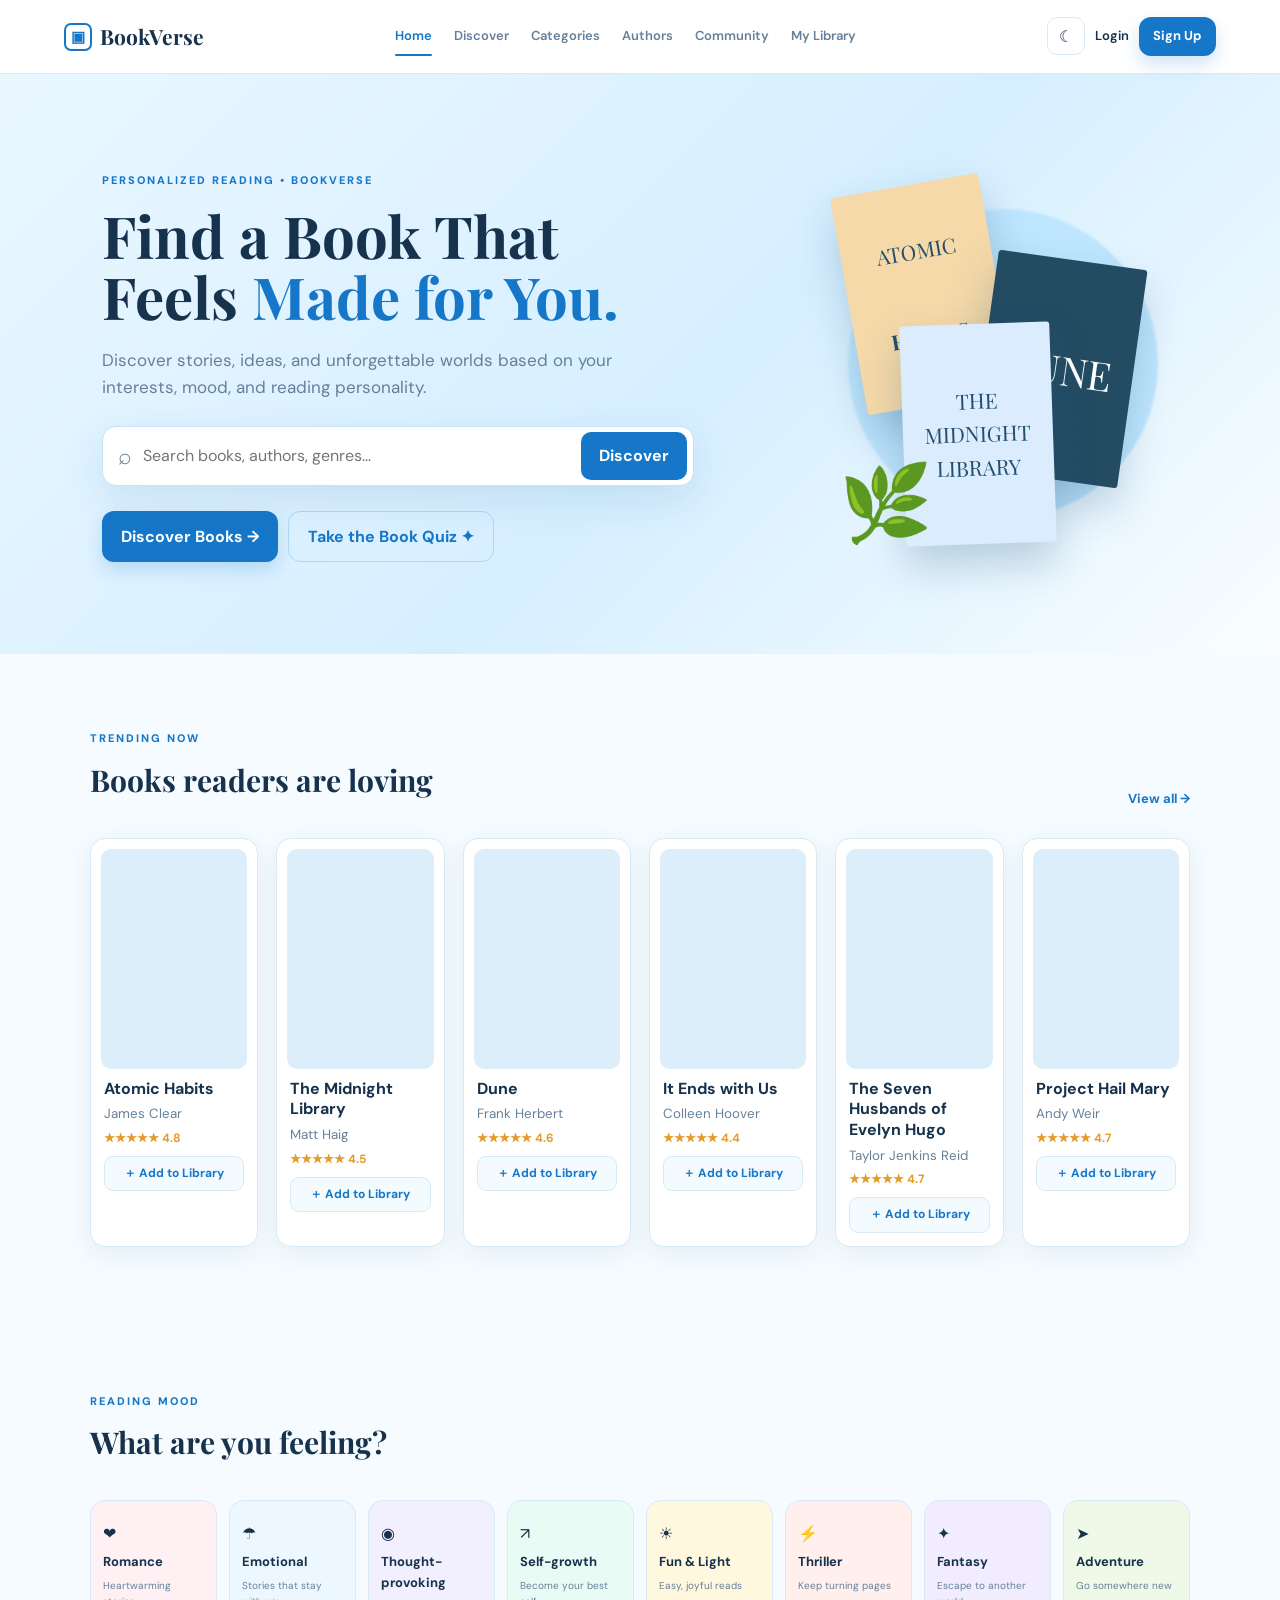
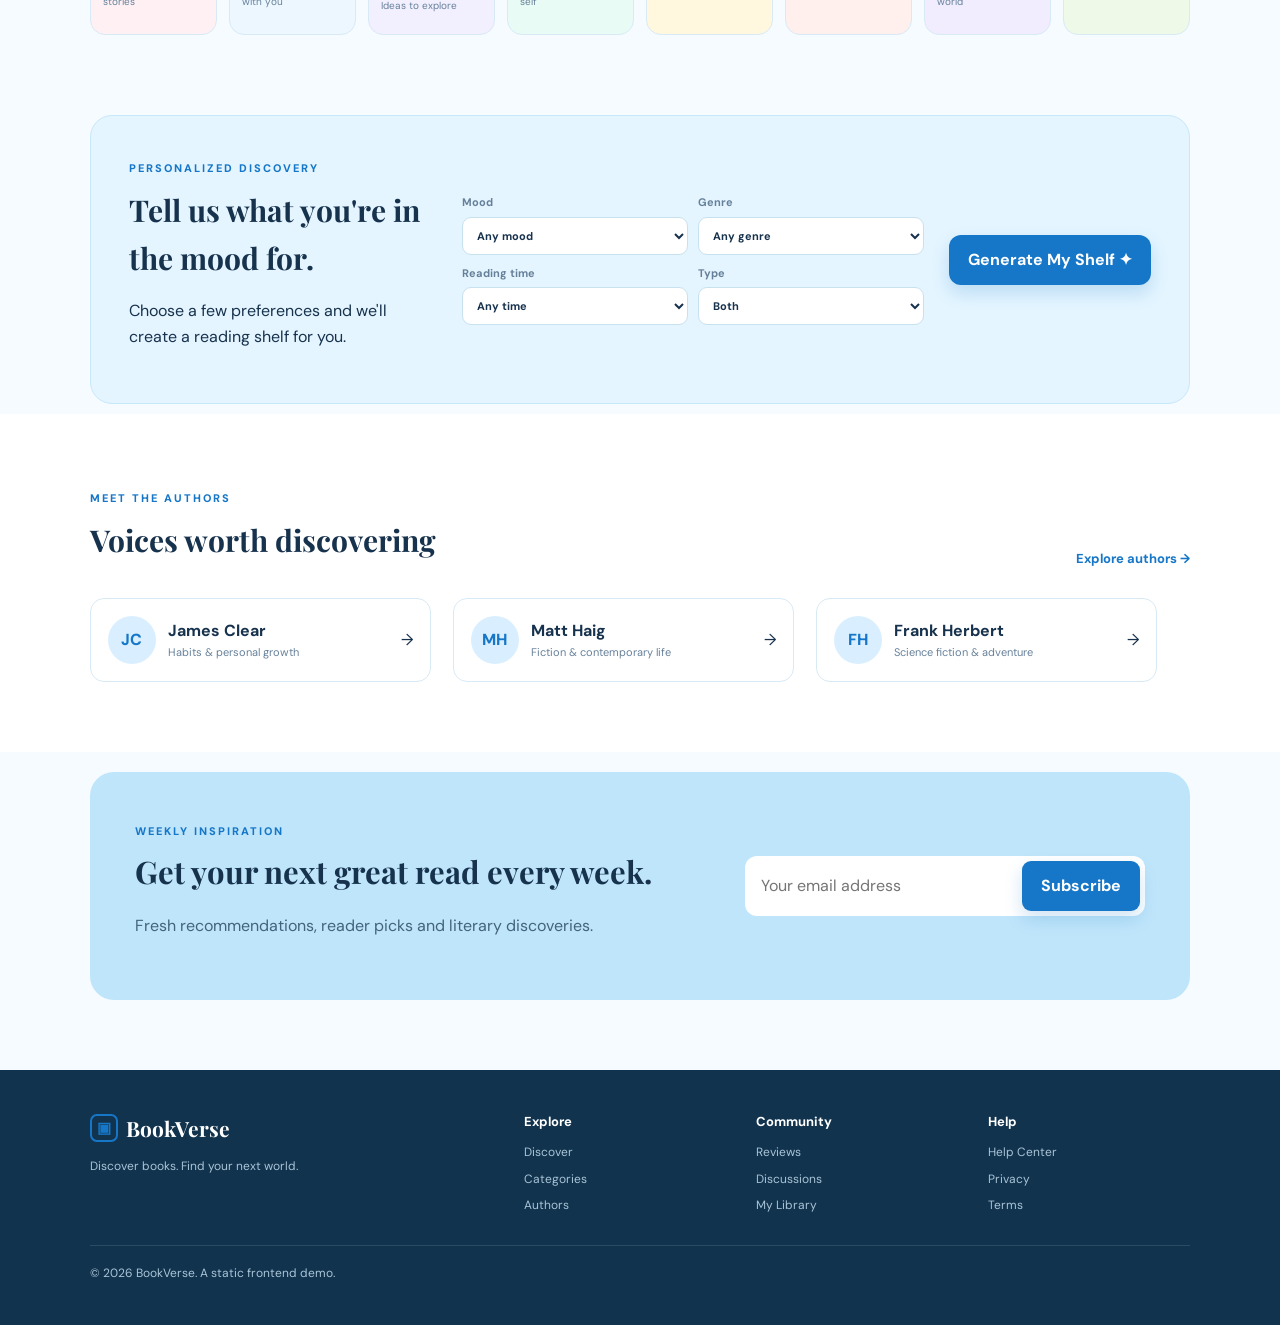
<file: index.html>
<!DOCTYPE html>
<html lang="en">
<head>
<meta charset="UTF-8"><meta name="viewport" content="width=device-width, initial-scale=1.0">
<title>BookVerse — Discover Your Next Story</title>
<link rel="stylesheet" href="style.css">
</head>
<body>
<header class="site-header"><a class="logo" href="index.html"><span>▣</span> BookVerse</a>
<nav id="nav"><a class="active" href="index.html">Home</a><a href="discover.html">Discover</a><a href="categories.html">Categories</a><a href="authors.html">Authors</a><a href="community.html">Community</a><a href="library.html">My Library</a></nav>
<div class="header-actions"><button class="icon-btn" id="themeBtn" title="Toggle theme">☾</button><a class="login-link" href="login.html">Login</a><a class="btn small" href="login.html">Sign Up</a><button class="menu-btn" id="menuBtn">☰</button></div></header>

<main>
<section class="hero">
<div class="hero-copy"><span class="eyebrow">PERSONALIZED READING • BOOKVERSE</span>
<h1>Find a Book That Feels <em>Made for You.</em></h1>
<p>Discover stories, ideas, and unforgettable worlds based on your interests, mood, and reading personality.</p>
<div class="search-wrap"><span>⌕</span><input id="globalSearch" placeholder="Search books, authors, genres..." autocomplete="off"><button onclick="goSearch()">Discover</button><div id="suggestions"></div></div>
<div class="hero-buttons"><a class="btn" href="discover.html">Discover Books →</a><a class="btn outline" href="quiz.html">Take the Book Quiz ✦</a></div></div>
<div class="hero-art"><div class="orb"></div><div class="floating-book b1">ATOMIC<br><b>HABITS</b></div><div class="floating-book b2">DUNE</div><div class="floating-book b3">THE<br>MIDNIGHT<br>LIBRARY</div><div class="plant">🌿</div></div>
</section>

<section class="section"><div class="section-head"><div><span class="eyebrow">TRENDING NOW</span><h2>Books readers are loving</h2></div><a href="discover.html">View all →</a></div><div class="book-row" id="trending"></div></section>

<section class="section mood-section"><div class="section-head"><div><span class="eyebrow">READING MOOD</span><h2>What are you feeling?</h2></div></div><div class="moods">
<a href="discover.html?mood=Romance" class="mood romance">❤<b>Romance</b><small>Heartwarming stories</small></a>
<a href="discover.html?mood=Emotional" class="mood rain">☂<b>Emotional</b><small>Stories that stay with you</small></a>
<a href="discover.html?mood=Thought-provoking" class="mood mind">◉<b>Thought-provoking</b><small>Ideas to explore</small></a>
<a href="discover.html?mood=Self-growth" class="mood growth">↗<b>Self-growth</b><small>Become your best self</small></a>
<a href="discover.html?mood=Fun" class="mood fun">☀<b>Fun & Light</b><small>Easy, joyful reads</small></a>
<a href="discover.html?mood=Thriller" class="mood thriller">⚡<b>Thriller</b><small>Keep turning pages</small></a>
<a href="discover.html?mood=Fantasy" class="mood fantasy">✦<b>Fantasy</b><small>Escape to another world</small></a>
<a href="discover.html?mood=Adventure" class="mood adventure">➤<b>Adventure</b><small>Go somewhere new</small></a>
</div></section>

<section class="section discovery-box"><div><span class="eyebrow">PERSONALIZED DISCOVERY</span><h2>Tell us what you're in the mood for.</h2><p>Choose a few preferences and we'll create a reading shelf for you.</p></div><div class="preference-grid">
<label>Mood<select id="prefMood"><option>Any mood</option><option>Romance</option><option>Thriller</option><option>Fantasy</option><option>Self-growth</option></select></label>
<label>Genre<select id="prefGenre"><option>Any genre</option><option>Fiction</option><option>Self-help</option><option>Science Fiction</option><option>Mystery</option></select></label>
<label>Reading time<select><option>Any time</option><option>Under 20 min</option><option>20–60 min</option><option>1+ hour</option></select></label>
<label>Type<select><option>Both</option><option>Fiction</option><option>Non-fiction</option></select></label>
</div><a class="btn" href="discover.html">Generate My Shelf ✦</a></section>

<section class="section author-strip"><div class="section-head"><div><span class="eyebrow">MEET THE AUTHORS</span><h2>Voices worth discovering</h2></div><a href="authors.html">Explore authors →</a></div><div class="author-mini"><div class="avatar">JC</div><div><b>James Clear</b><span>Habits & personal growth</span></div><a href="authors.html">→</a></div><div class="author-mini"><div class="avatar">MH</div><div><b>Matt Haig</b><span>Fiction & contemporary life</span></div><a href="authors.html">→</a></div><div class="author-mini"><div class="avatar">FH</div><div><b>Frank Herbert</b><span>Science fiction & adventure</span></div><a href="authors.html">→</a></div></section>

<section class="newsletter"><div><span class="eyebrow">WEEKLY INSPIRATION</span><h2>Get your next great read every week.</h2><p>Fresh recommendations, reader picks and literary discoveries.</p></div><form onsubmit="subscribe(event)"><input type="email" required placeholder="Your email address"><button class="btn">Subscribe</button></form></section>
</main>
<footer><div><a class="logo" href="index.html"><span>▣</span> BookVerse</a><p>Discover books. Find your next world.</p></div><div><b>Explore</b><a href="discover.html">Discover</a><a href="categories.html">Categories</a><a href="authors.html">Authors</a></div><div><b>Community</b><a href="community.html">Reviews</a><a href="community.html">Discussions</a><a href="library.html">My Library</a></div><div><b>Help</b><a href="#">Help Center</a><a href="#">Privacy</a><a href="#">Terms</a></div><small>© 2026 BookVerse. A static frontend demo.</small></footer>
<script src="script.js"></script></body></html>
</file>
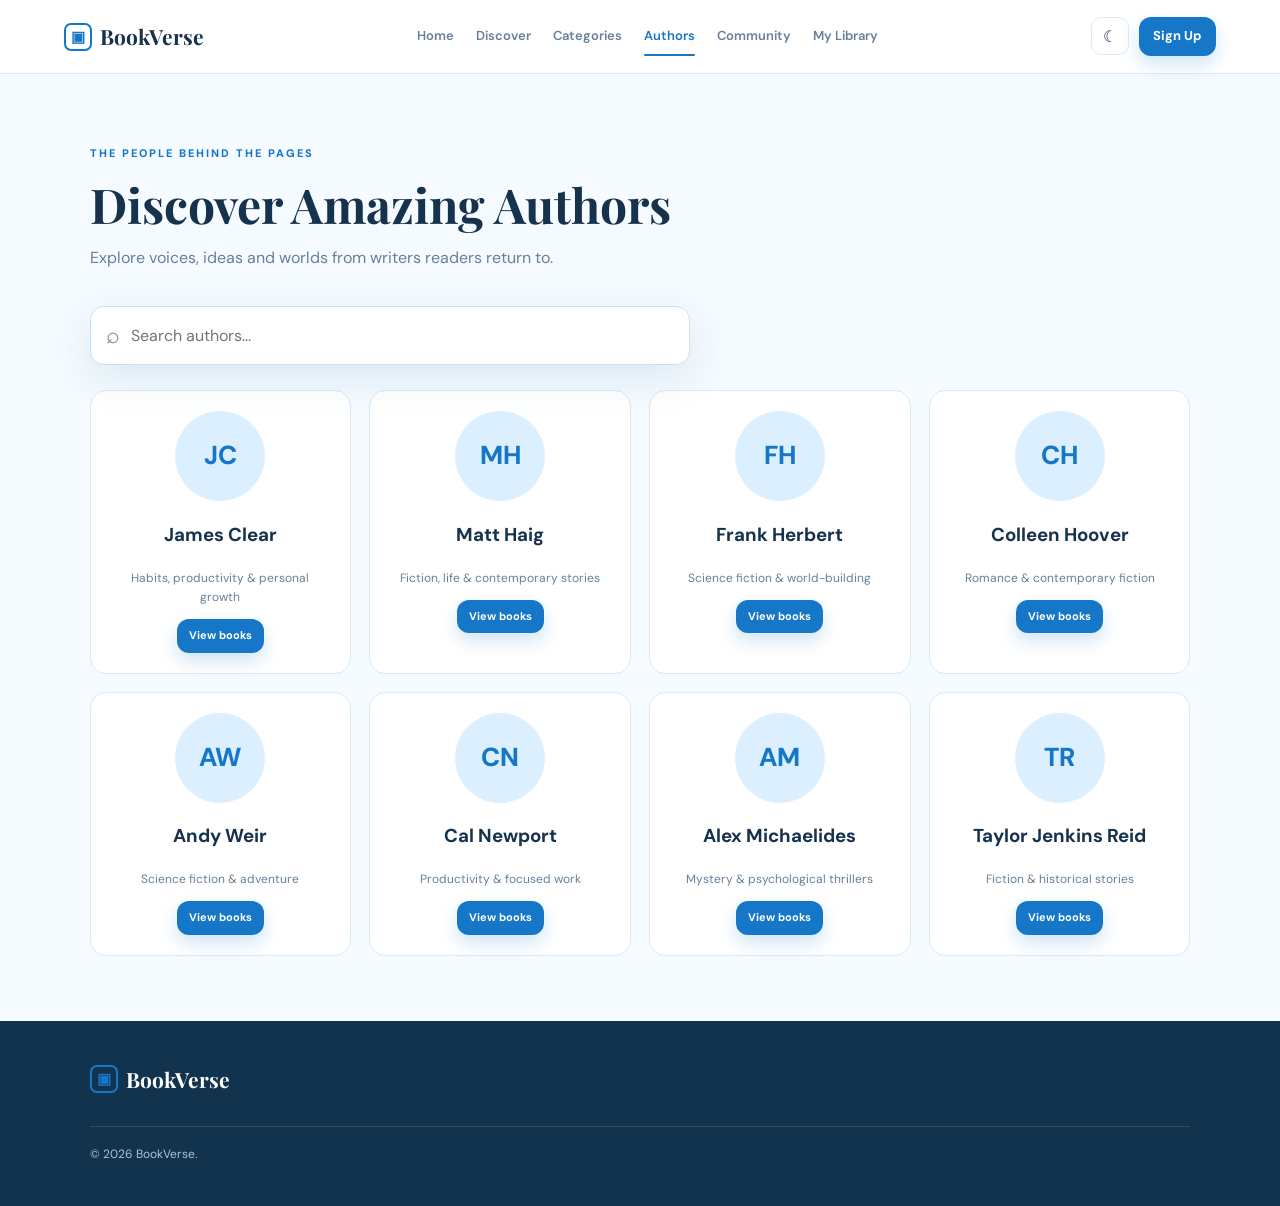
<file: authors.html>
<!DOCTYPE html><html lang="en"><head><meta charset="UTF-8"><meta name="viewport" content="width=device-width,initial-scale=1.0"><title>Authors — BookVerse</title><link rel="stylesheet" href="style.css"></head><body>
<header class="site-header"><a class="logo" href="index.html"><span>▣</span> BookVerse</a><nav id="nav"><a href="index.html">Home</a><a href="discover.html">Discover</a><a href="categories.html">Categories</a><a class="active" href="authors.html">Authors</a><a href="community.html">Community</a><a href="library.html">My Library</a></nav><div class="header-actions"><button class="icon-btn" id="themeBtn">☾</button><a class="btn small" href="login.html">Sign Up</a><button class="menu-btn" id="menuBtn">☰</button></div></header>
<main class="page"><div class="page-title"><span class="eyebrow">THE PEOPLE BEHIND THE PAGES</span><h1>Discover Amazing Authors</h1><p>Explore voices, ideas and worlds from writers readers return to.</p></div><div class="search-wrap author-search"><span>⌕</span><input placeholder="Search authors..." oninput="filterAuthors(this.value)"></div><div class="author-grid" id="authorGrid"></div></main><footer><a class="logo" href="index.html"><span>▣</span> BookVerse</a><small>© 2026 BookVerse.</small></footer><script src="script.js"></script></body></html>
</file>
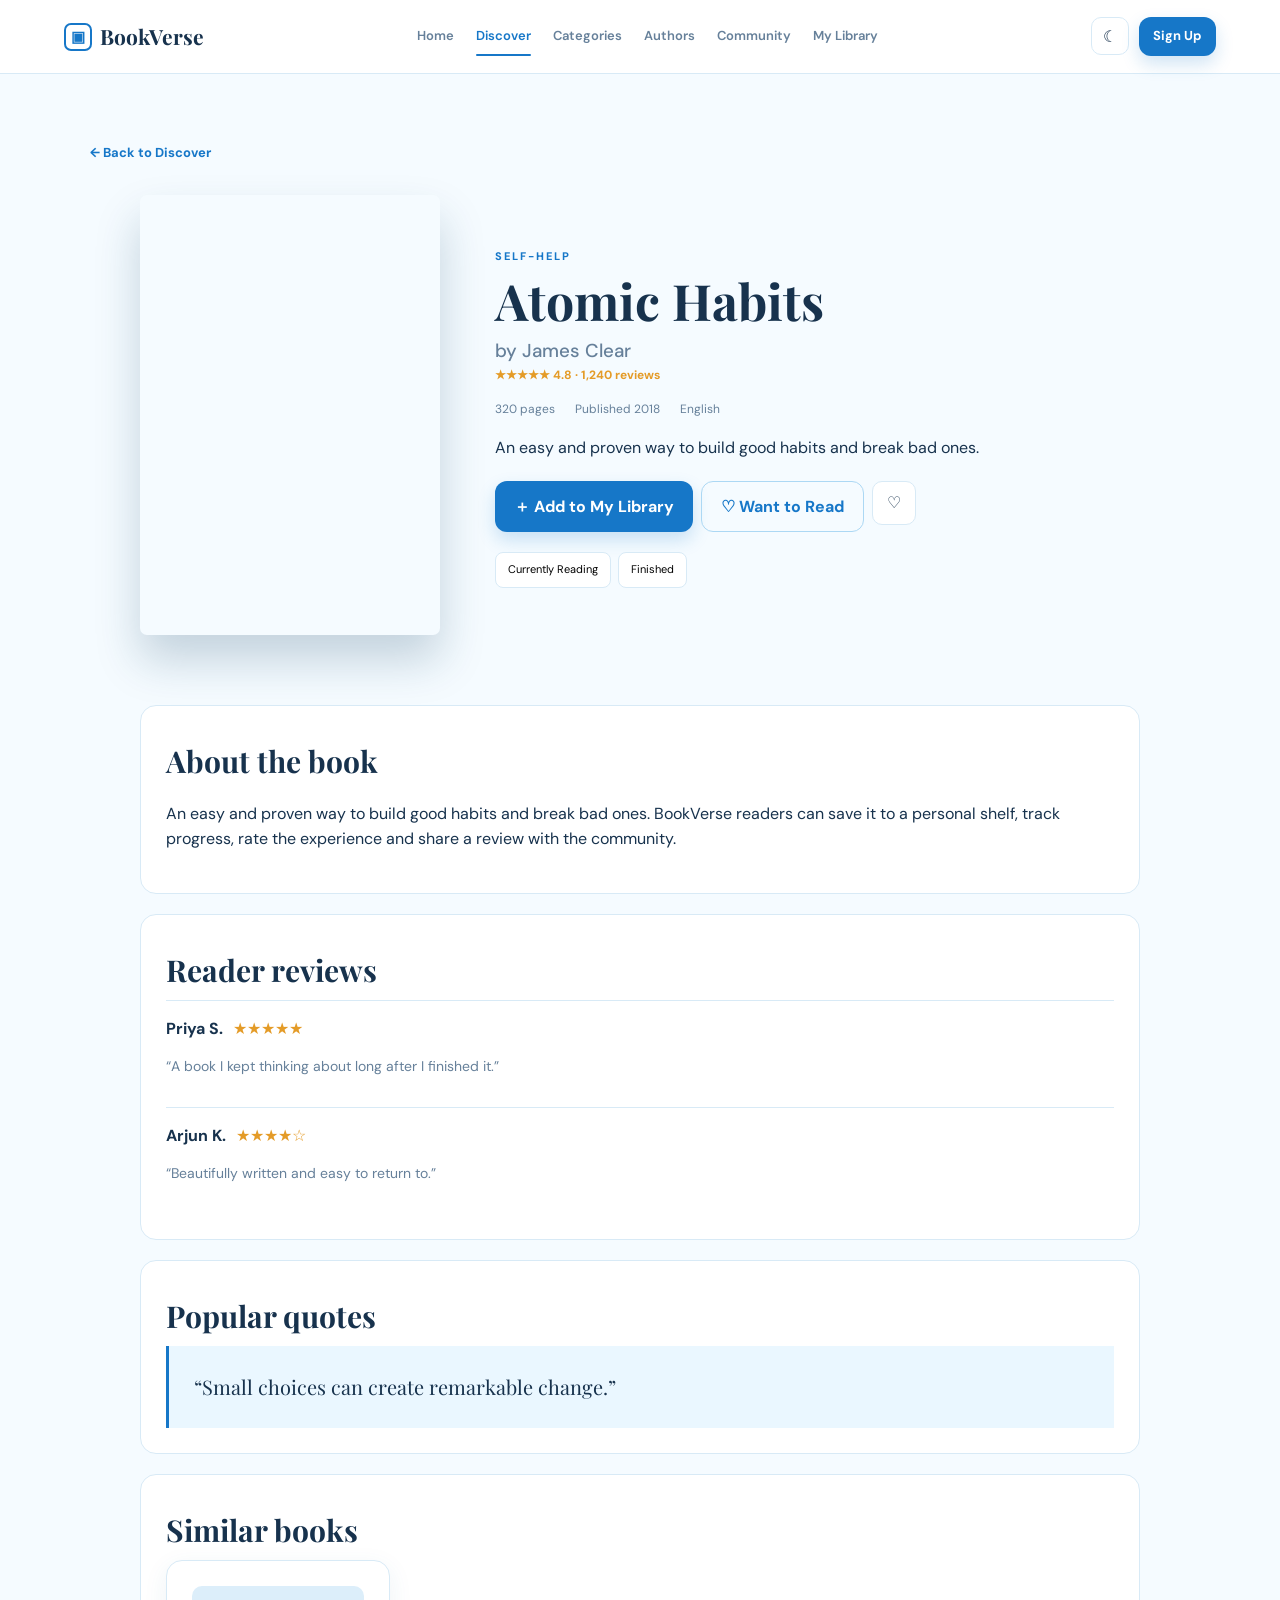
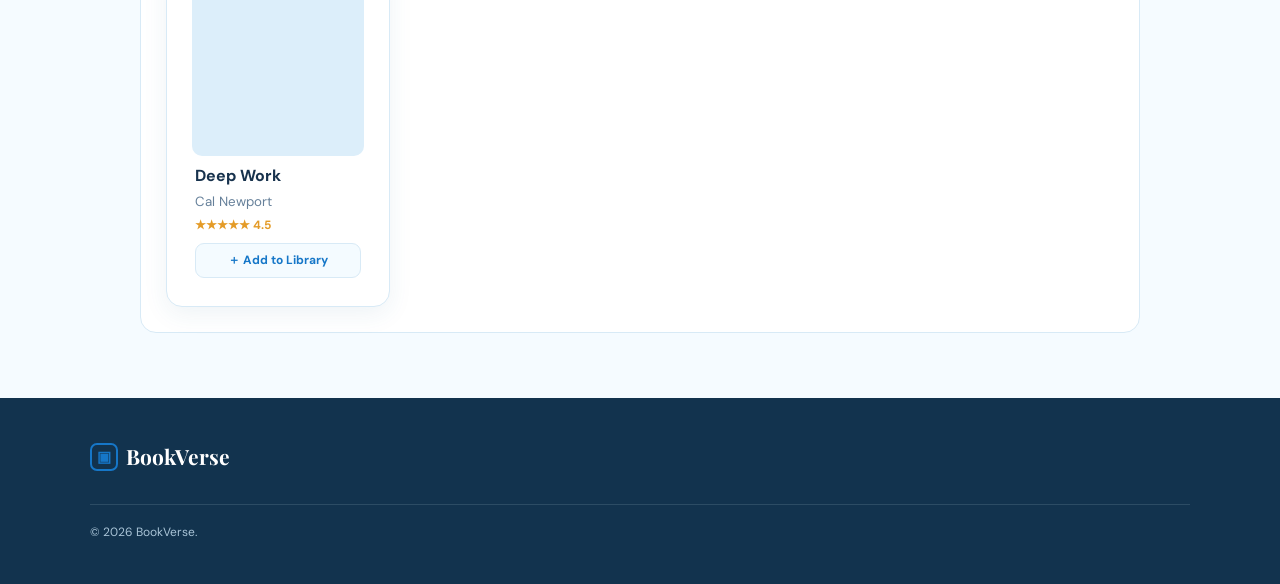
<file: book.html>
<!DOCTYPE html><html lang="en"><head><meta charset="UTF-8"><meta name="viewport" content="width=device-width,initial-scale=1.0"><title>Book Details — BookVerse</title><link rel="stylesheet" href="style.css"></head><body>
<header class="site-header"><a class="logo" href="index.html"><span>▣</span> BookVerse</a><nav id="nav"><a href="index.html">Home</a><a class="active" href="discover.html">Discover</a><a href="categories.html">Categories</a><a href="authors.html">Authors</a><a href="community.html">Community</a><a href="library.html">My Library</a></nav><div class="header-actions"><button class="icon-btn" id="themeBtn">☾</button><a class="btn small" href="login.html">Sign Up</a><button class="menu-btn" id="menuBtn">☰</button></div></header>
<main class="page"><a href="discover.html" class="back">← Back to Discover</a><section class="book-detail"><div class="detail-cover" id="detailCover"></div><div><span class="eyebrow" id="detailGenre"></span><h1 id="detailTitle"></h1><h3 id="detailAuthor"></h3><div class="rating" id="detailRating"></div><div class="meta"><span id="detailPages"></span><span id="detailYear"></span><span>English</span></div><p id="detailDesc"></p><div class="action-row"><button class="btn" onclick="addToLibrary()">＋ Add to My Library</button><button class="btn outline" onclick="addToLibrary()">♡ Want to Read</button><button class="icon-btn big" onclick="favoriteBook()">♡</button></div><div class="status-row"><button>Currently Reading</button><button>Finished</button></div></div></section>
<section class="detail-sections"><article><h2>About the book</h2><p id="detailAbout"></p></article><article><h2>Reader reviews</h2><div class="review"><b>Priya S.</b><span>★★★★★</span><p>“A book I kept thinking about long after I finished it.”</p></div><div class="review"><b>Arjun K.</b><span>★★★★☆</span><p>“Beautifully written and easy to return to.”</p></div></article><article><h2>Popular quotes</h2><blockquote>“Small choices can create remarkable change.”</blockquote></article><article><h2>Similar books</h2><div class="book-row compact" id="similar"></div></article></section></main><footer><a class="logo" href="index.html"><span>▣</span> BookVerse</a><small>© 2026 BookVerse.</small></footer><script src="script.js"></script></body></html>
</file>
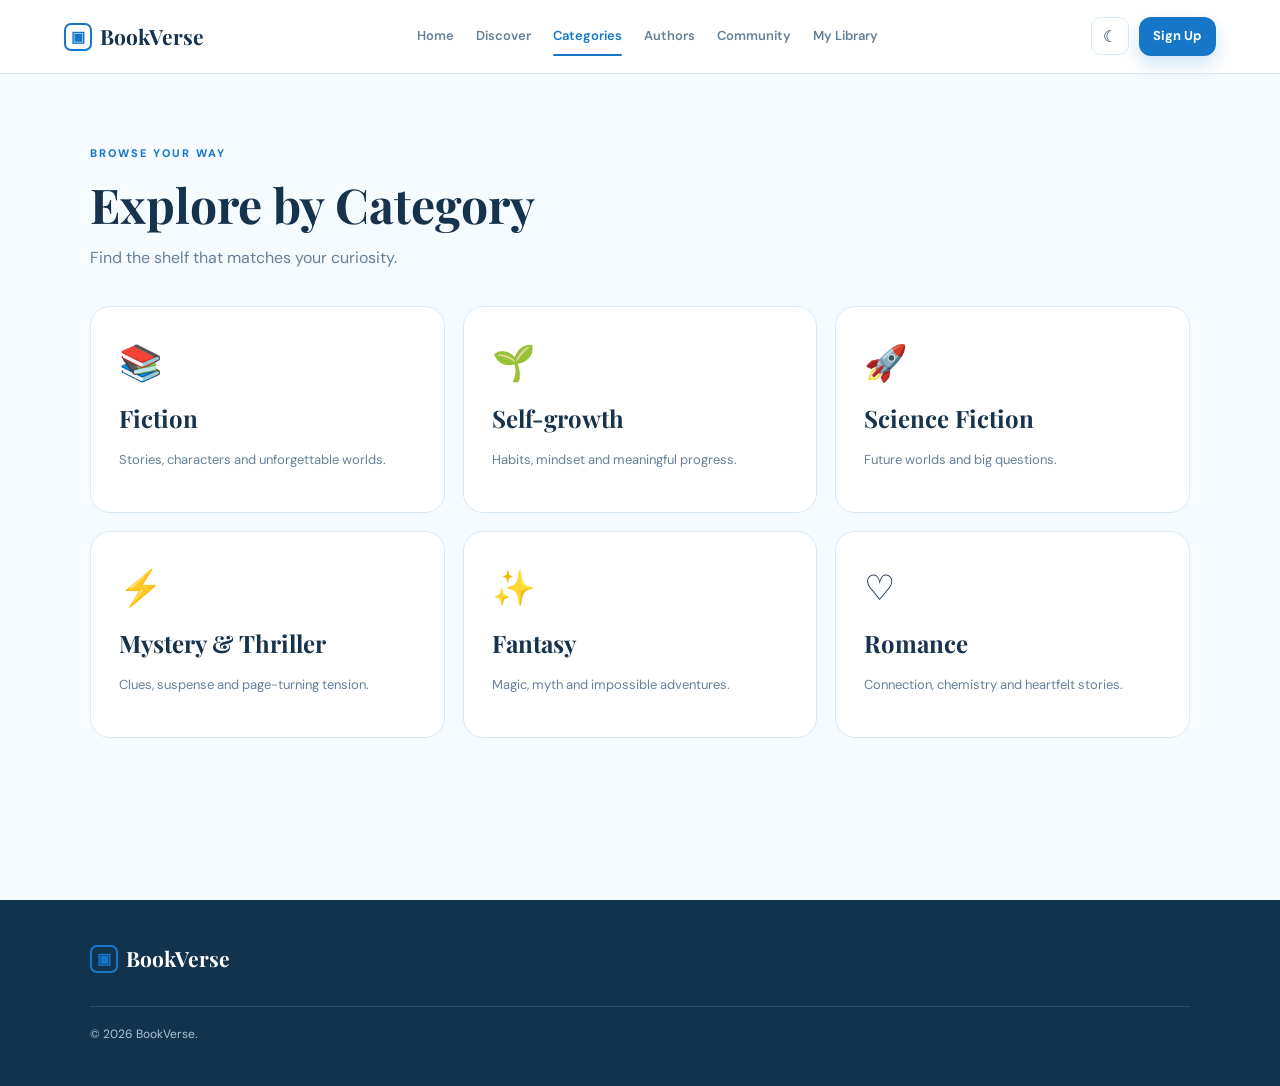
<file: categories.html>
<!DOCTYPE html><html lang="en"><head><meta charset="UTF-8"><meta name="viewport" content="width=device-width,initial-scale=1.0"><title>Categories — BookVerse</title><link rel="stylesheet" href="style.css"></head><body>
<header class="site-header"><a class="logo" href="index.html"><span>▣</span> BookVerse</a><nav id="nav"><a href="index.html">Home</a><a href="discover.html">Discover</a><a class="active" href="categories.html">Categories</a><a href="authors.html">Authors</a><a href="community.html">Community</a><a href="library.html">My Library</a></nav><div class="header-actions"><button class="icon-btn" id="themeBtn">☾</button><a class="btn small" href="login.html">Sign Up</a><button class="menu-btn" id="menuBtn">☰</button></div></header>
<main class="page"><div class="page-title"><span class="eyebrow">BROWSE YOUR WAY</span><h1>Explore by Category</h1><p>Find the shelf that matches your curiosity.</p></div><div class="category-grid"><a href="discover.html?genre=Fiction"><span>📚</span><h2>Fiction</h2><p>Stories, characters and unforgettable worlds.</p></a><a href="discover.html?genre=Self-help"><span>🌱</span><h2>Self-growth</h2><p>Habits, mindset and meaningful progress.</p></a><a href="discover.html?genre=Science Fiction"><span>🚀</span><h2>Science Fiction</h2><p>Future worlds and big questions.</p></a><a href="discover.html?genre=Thriller"><span>⚡</span><h2>Mystery & Thriller</h2><p>Clues, suspense and page-turning tension.</p></a><a href="discover.html?genre=Fantasy"><span>✨</span><h2>Fantasy</h2><p>Magic, myth and impossible adventures.</p></a><a href="discover.html?genre=Romance"><span>♡</span><h2>Romance</h2><p>Connection, chemistry and heartfelt stories.</p></a></div></main><footer><a class="logo" href="index.html"><span>▣</span> BookVerse</a><small>© 2026 BookVerse.</small></footer><script src="script.js"></script></body></html>
</file>
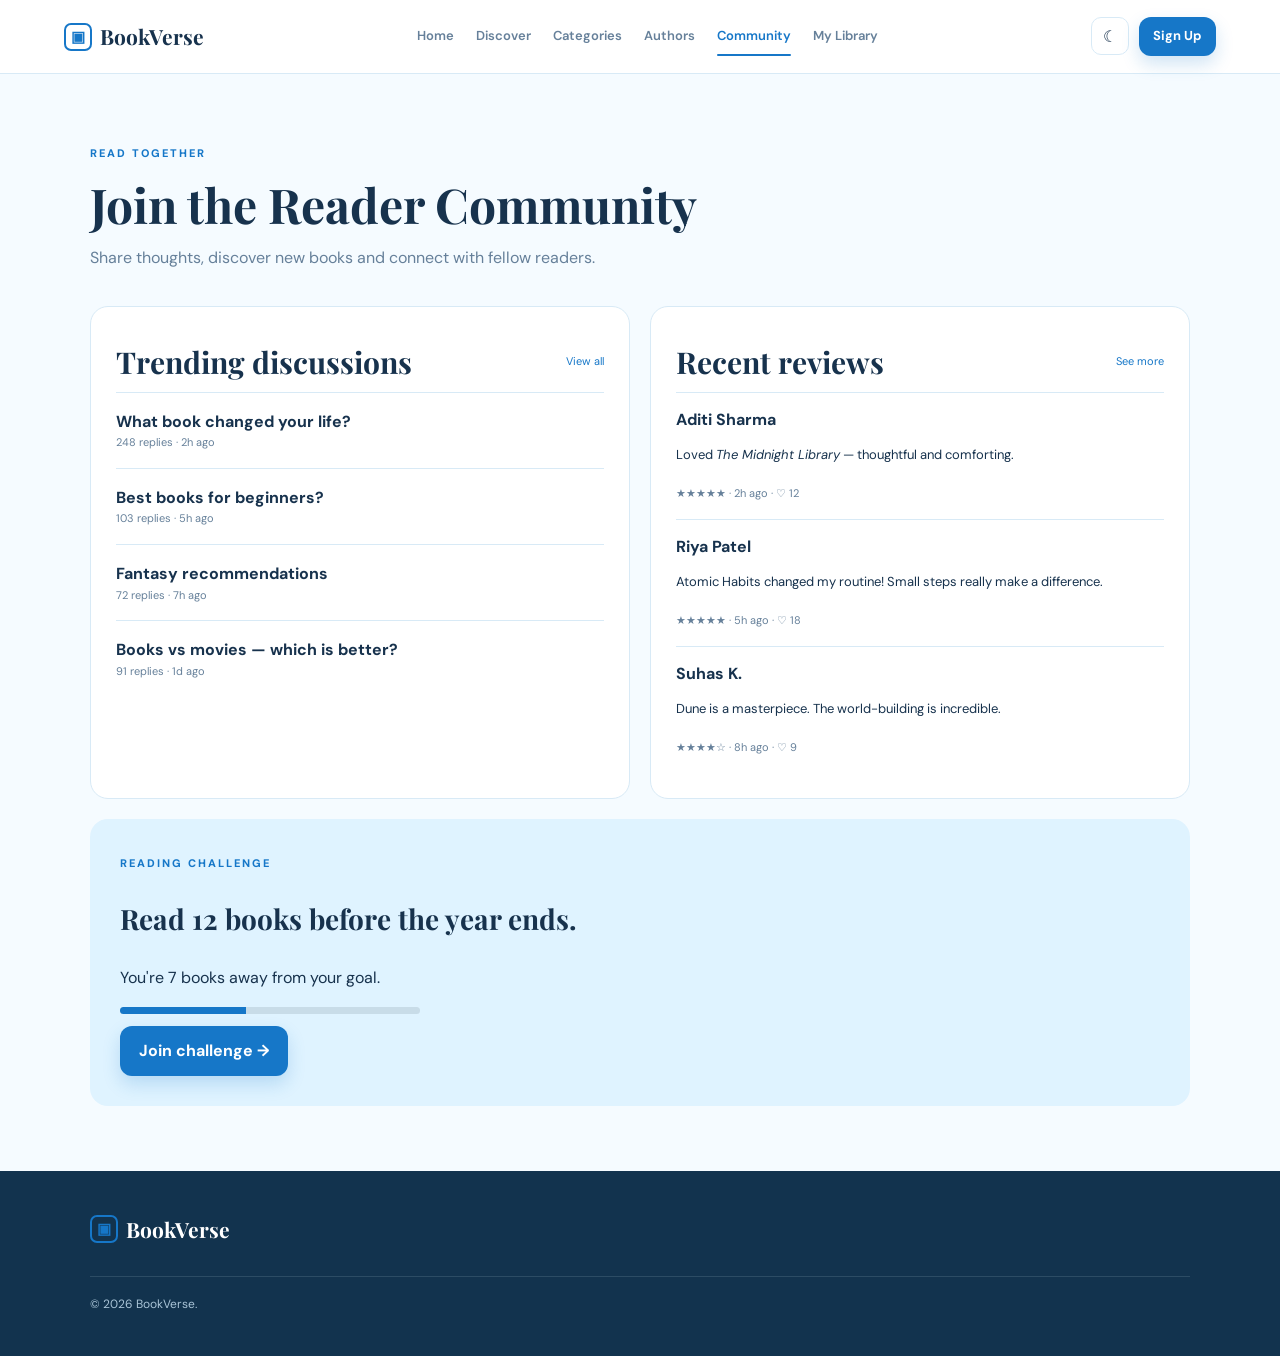
<file: community.html>
<!DOCTYPE html><html lang="en"><head><meta charset="UTF-8"><meta name="viewport" content="width=device-width,initial-scale=1.0"><title>Community — BookVerse</title><link rel="stylesheet" href="style.css"></head><body>
<header class="site-header"><a class="logo" href="index.html"><span>▣</span> BookVerse</a><nav id="nav"><a href="index.html">Home</a><a href="discover.html">Discover</a><a href="categories.html">Categories</a><a href="authors.html">Authors</a><a class="active" href="community.html">Community</a><a href="library.html">My Library</a></nav><div class="header-actions"><button class="icon-btn" id="themeBtn">☾</button><a class="btn small" href="login.html">Sign Up</a><button class="menu-btn" id="menuBtn">☰</button></div></header>
<main class="page"><div class="page-title"><span class="eyebrow">READ TOGETHER</span><h1>Join the Reader Community</h1><p>Share thoughts, discover new books and connect with fellow readers.</p></div><div class="community-grid"><section class="community-card"><div class="card-title"><h2>Trending discussions</h2><span>View all</span></div><div class="discussion"><b>What book changed your life?</b><small>248 replies · 2h ago</small></div><div class="discussion"><b>Best books for beginners?</b><small>103 replies · 5h ago</small></div><div class="discussion"><b>Fantasy recommendations</b><small>72 replies · 7h ago</small></div><div class="discussion"><b>Books vs movies — which is better?</b><small>91 replies · 1d ago</small></div></section>
<section class="community-card"><div class="card-title"><h2>Recent reviews</h2><span>See more</span></div><div class="feed"><b>Aditi Sharma</b><p>Loved <i>The Midnight Library</i> — thoughtful and comforting.</p><span>★★★★★ · 2h ago · ♡ 12</span></div><div class="feed"><b>Riya Patel</b><p>Atomic Habits changed my routine! Small steps really make a difference.</p><span>★★★★★ · 5h ago · ♡ 18</span></div><div class="feed"><b>Suhas K.</b><p>Dune is a masterpiece. The world-building is incredible.</p><span>★★★★☆ · 8h ago · ♡ 9</span></div></section></div><section class="challenge"><span class="eyebrow">READING CHALLENGE</span><h2>Read 12 books before the year ends.</h2><p>You're 7 books away from your goal.</p><div class="line-progress"><i style="width:42%"></i></div><button class="btn">Join challenge →</button></section></main><footer><a class="logo" href="index.html"><span>▣</span> BookVerse</a><small>© 2026 BookVerse.</small></footer><script src="script.js"></script></body></html>
</file>
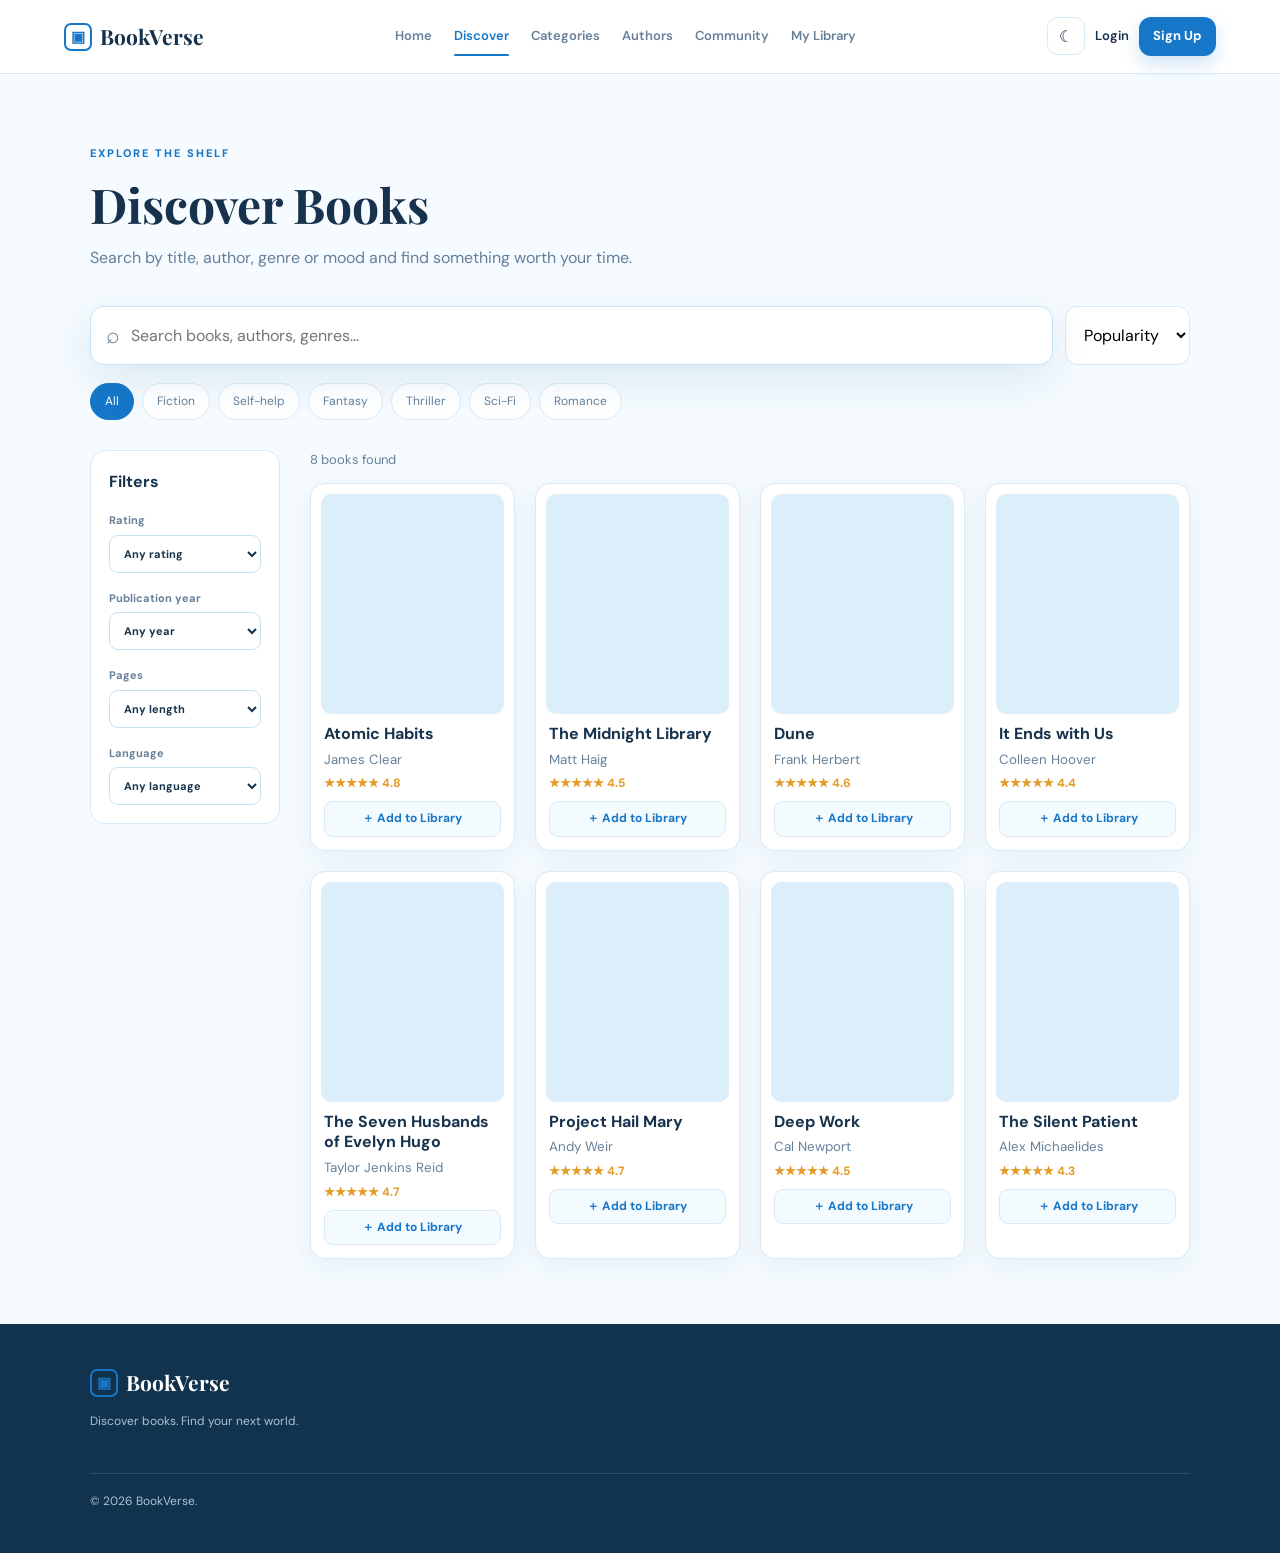
<file: discover.html>
<!DOCTYPE html><html lang="en"><head><meta charset="UTF-8"><meta name="viewport" content="width=device-width,initial-scale=1.0"><title>Discover Books — BookVerse</title><link rel="stylesheet" href="style.css"></head><body>
<header class="site-header"><a class="logo" href="index.html"><span>▣</span> BookVerse</a><nav id="nav"><a href="index.html">Home</a><a class="active" href="discover.html">Discover</a><a href="categories.html">Categories</a><a href="authors.html">Authors</a><a href="community.html">Community</a><a href="library.html">My Library</a></nav><div class="header-actions"><button class="icon-btn" id="themeBtn">☾</button><a class="login-link" href="login.html">Login</a><a class="btn small" href="login.html">Sign Up</a><button class="menu-btn" id="menuBtn">☰</button></div></header>
<main class="page"><div class="page-title"><span class="eyebrow">EXPLORE THE SHELF</span><h1>Discover Books</h1><p>Search by title, author, genre or mood and find something worth your time.</p></div>
<div class="discover-toolbar"><div class="search-wrap"><span>⌕</span><input id="bookSearch" placeholder="Search books, authors, genres..."></div><select id="sort"><option>Popularity</option><option>Rating</option><option>Title A–Z</option></select></div>
<div class="filter-chips"><button class="chip active" data-filter="all">All</button><button class="chip" data-filter="Fiction">Fiction</button><button class="chip" data-filter="Self-help">Self-help</button><button class="chip" data-filter="Fantasy">Fantasy</button><button class="chip" data-filter="Thriller">Thriller</button><button class="chip" data-filter="Science Fiction">Sci-Fi</button><button class="chip" data-filter="Romance">Romance</button></div>
<div class="discover-layout"><aside class="filters"><b>Filters</b><label>Rating<select><option>Any rating</option><option>4.5+</option><option>4.0+</option></select></label><label>Publication year<select><option>Any year</option><option>2020–2026</option><option>2010–2019</option><option>Before 2010</option></select></label><label>Pages<select><option>Any length</option><option>Under 250</option><option>250–400</option><option>400+</option></select></label><label>Language<select><option>Any language</option><option>English</option><option>Kannada</option><option>Hindi</option></select></label></aside><section><div class="results-count" id="resultsCount"></div><div class="book-grid" id="bookGrid"></div></section></div></main><footer><div><a class="logo" href="index.html"><span>▣</span> BookVerse</a><p>Discover books. Find your next world.</p></div><small>© 2026 BookVerse.</small></footer><script src="script.js"></script></body></html>
</file>
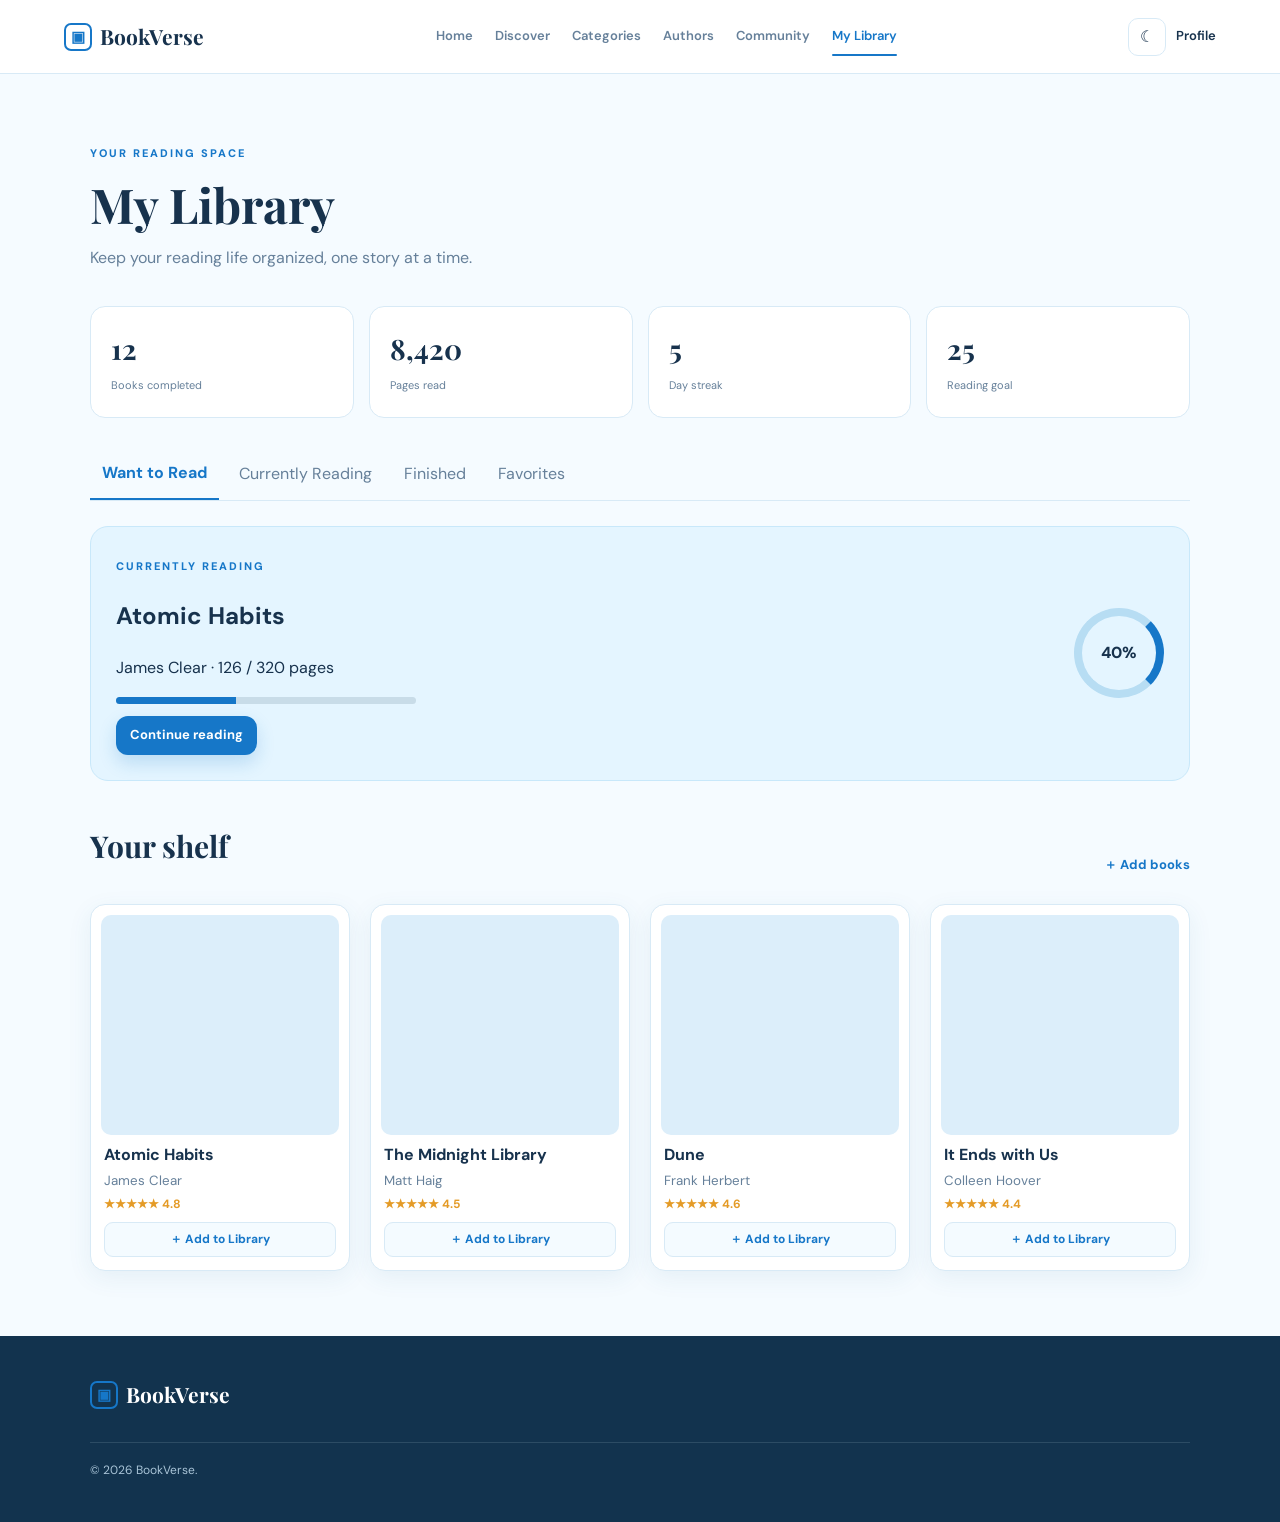
<file: library.html>
<!DOCTYPE html><html lang="en"><head><meta charset="UTF-8"><meta name="viewport" content="width=device-width,initial-scale=1.0"><title>My Library — BookVerse</title><link rel="stylesheet" href="style.css"></head><body>
<header class="site-header"><a class="logo" href="index.html"><span>▣</span> BookVerse</a><nav id="nav"><a href="index.html">Home</a><a href="discover.html">Discover</a><a href="categories.html">Categories</a><a href="authors.html">Authors</a><a href="community.html">Community</a><a class="active" href="library.html">My Library</a></nav><div class="header-actions"><button class="icon-btn" id="themeBtn">☾</button><a class="login-link" href="login.html">Profile</a><button class="menu-btn" id="menuBtn">☰</button></div></header>
<main class="page"><div class="page-title"><span class="eyebrow">YOUR READING SPACE</span><h1>My Library</h1><p>Keep your reading life organized, one story at a time.</p></div><div class="stats"><div><b>12</b><span>Books completed</span></div><div><b>8,420</b><span>Pages read</span></div><div><b>5</b><span>Day streak</span></div><div><b>25</b><span>Reading goal</span></div></div>
<div class="library-tabs"><button class="active">Want to Read</button><button>Currently Reading</button><button>Finished</button><button>Favorites</button></div><section class="library-panel"><div class="progress-card"><div><span class="eyebrow">CURRENTLY READING</span><h2>Atomic Habits</h2><p>James Clear · 126 / 320 pages</p><div class="line-progress"><i style="width:40%"></i></div><button class="btn small">Continue reading</button></div><div class="circle">40%</div></div><div class="section-head"><h2>Your shelf</h2><a href="discover.html">＋ Add books</a></div><div class="book-grid" id="libraryBooks"></div></section></main><footer><a class="logo" href="index.html"><span>▣</span> BookVerse</a><small>© 2026 BookVerse.</small></footer><script src="script.js"></script></body></html>
</file>
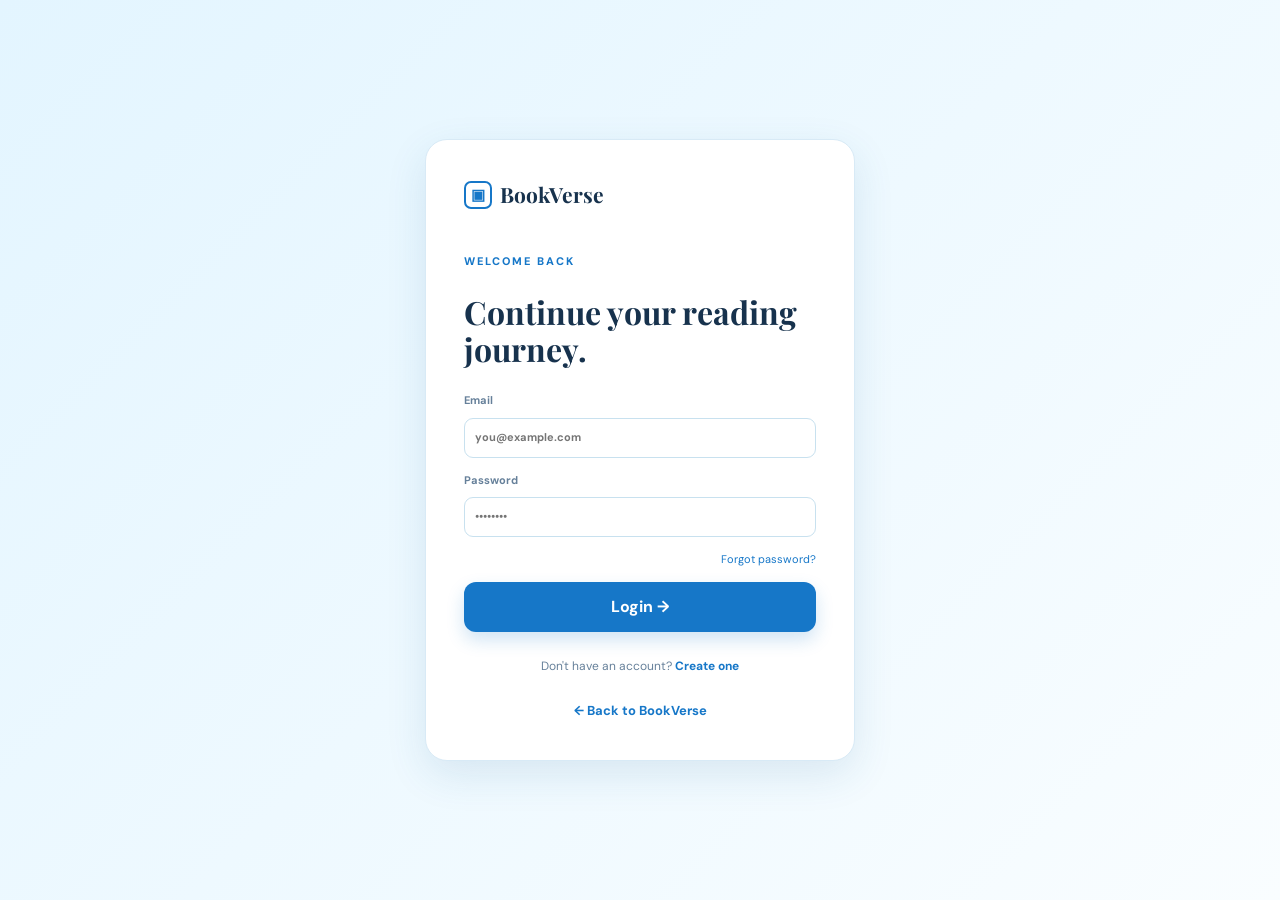
<file: login.html>
<!DOCTYPE html><html lang="en"><head><meta charset="UTF-8"><meta name="viewport" content="width=device-width,initial-scale=1.0"><title>Login — BookVerse</title><link rel="stylesheet" href="style.css"></head><body><main class="auth-page"><div class="auth-card"><a class="logo" href="index.html"><span>▣</span> BookVerse</a><span class="eyebrow">WELCOME BACK</span><h1>Continue your reading journey.</h1><form onsubmit="login(event)"><label>Email<input type="email" required placeholder="you@example.com"></label><label>Password<input type="password" required placeholder="••••••••"></label><a class="forgot" href="#">Forgot password?</a><button class="btn full">Login →</button></form><p>Don't have an account? <a href="#" onclick="signup(event)">Create one</a></p><a class="back" href="index.html">← Back to BookVerse</a></div></main><script src="script.js"></script></body></html>
</file>
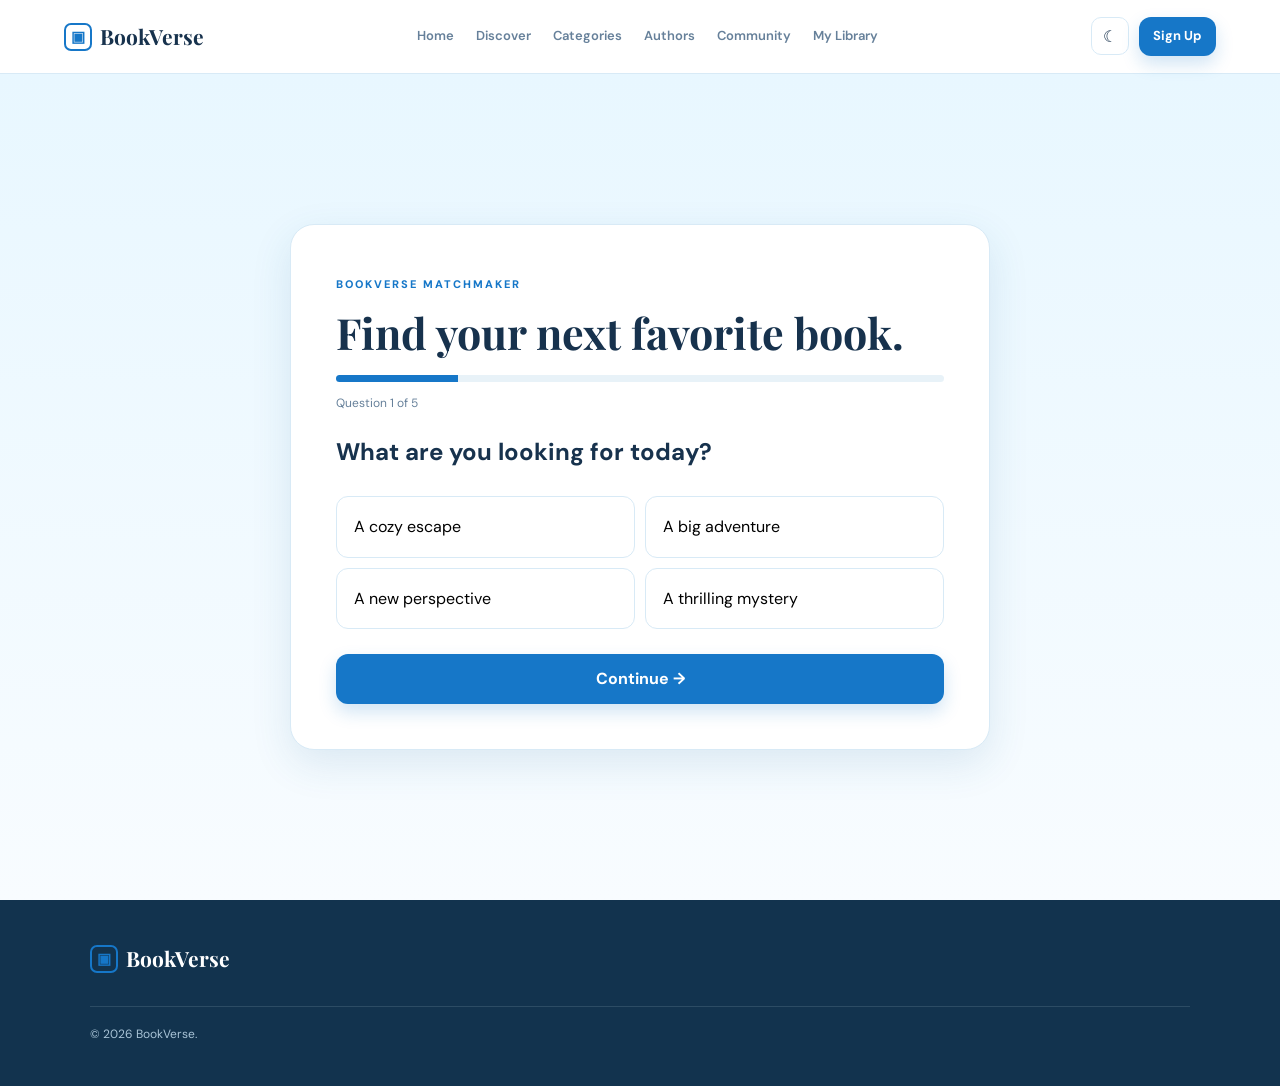
<file: quiz.html>
<!DOCTYPE html><html lang="en"><head><meta charset="UTF-8"><meta name="viewport" content="width=device-width,initial-scale=1.0"><title>Book Quiz — BookVerse</title><link rel="stylesheet" href="style.css"></head><body>
<header class="site-header"><a class="logo" href="index.html"><span>▣</span> BookVerse</a><nav id="nav"><a href="index.html">Home</a><a href="discover.html">Discover</a><a href="categories.html">Categories</a><a href="authors.html">Authors</a><a href="community.html">Community</a><a href="library.html">My Library</a></nav><div class="header-actions"><button class="icon-btn" id="themeBtn">☾</button><a class="btn small" href="login.html">Sign Up</a><button class="menu-btn" id="menuBtn">☰</button></div></header>
<main class="quiz-page"><div class="quiz-card"><span class="eyebrow">BOOKVERSE MATCHMAKER</span><h1>Find your next favorite book.</h1><div class="progress"><i id="progress"></i></div><p class="step" id="stepText">Question 1 of 5</p><div id="quiz"></div><button class="btn quiz-next" id="nextBtn" onclick="nextQuestion()">Continue →</button></div></main><footer><a class="logo" href="index.html"><span>▣</span> BookVerse</a><small>© 2026 BookVerse.</small></footer><script src="script.js"></script></body></html>
</file>
<file: style.css>
@import url('https://fonts.googleapis.com/css2?family=DM+Sans:wght@400;500;600;700&family=Playfair+Display:wght@500;600;700&display=swap');
:root{--bg:#f5fbff;--surface:#fff;--text:#17324d;--muted:#66809a;--accent:#1677c8;--accent2:#dff2ff;--line:#d8eaf6;--shadow:0 14px 40px rgba(35,100,145,.12)}*{box-sizing:border-box}body{margin:0;background:var(--bg);color:var(--text);font-family:"DM Sans",sans-serif;line-height:1.6}a{color:inherit;text-decoration:none}button,input,select{font:inherit}button{cursor:pointer}.site-header{height:74px;background:rgba(255,255,255,.92);backdrop-filter:blur(14px);border-bottom:1px solid var(--line);display:flex;align-items:center;padding:0 5%;gap:28px;position:sticky;top:0;z-index:20}.logo{font-family:"Playfair Display",serif;font-weight:700;font-size:21px;display:flex;align-items:center;gap:8px;white-space:nowrap}.logo span{display:grid;place-items:center;width:28px;height:28px;border:2px solid var(--accent);border-radius:7px;color:var(--accent);font-family:sans-serif;font-size:15px}.site-header nav{display:flex;gap:22px;flex:1;justify-content:center}.site-header nav a{font-size:13px;color:var(--muted);font-weight:600;position:relative}.site-header nav a:hover,.site-header nav a.active{color:var(--accent)}.site-header nav a.active:after{content:"";position:absolute;left:0;right:0;bottom:-9px;height:2px;background:var(--accent);border-radius:2px}.header-actions{display:flex;align-items:center;gap:10px}.icon-btn,.menu-btn{border:1px solid var(--line);background:var(--surface);color:var(--text);border-radius:10px;width:38px;height:38px}.menu-btn{display:none}.login-link{font-size:13px;font-weight:600}.btn{display:inline-flex;justify-content:center;align-items:center;border:0;background:var(--accent);color:#fff;border-radius:12px;padding:12px 19px;font-weight:700;box-shadow:0 8px 18px rgba(22,119,200,.2);transition:.25s}.btn:hover{transform:translateY(-2px);box-shadow:0 12px 25px rgba(22,119,200,.28)}.btn.small{padding:9px 14px;font-size:13px}.btn.outline{background:transparent;color:var(--accent);border:1px solid #acd8f4;box-shadow:none}.hero{min-height:580px;padding:70px 8%;display:grid;grid-template-columns:1.1fr .9fr;align-items:center;background:linear-gradient(135deg,#eaf7ff,#d6efff 55%,#f9fdff)}.hero-copy{max-width:690px}.eyebrow{font-size:11px;letter-spacing:2px;color:var(--accent);font-weight:800}.hero h1,.page-title h1,.book-detail h1,.quiz-card h1{font-family:"Playfair Display",serif;font-size:58px;line-height:1.05;margin:14px 0 20px}.hero h1 em{font-style:normal;color:var(--accent)}.hero p{font-size:17px;color:var(--muted);max-width:580px}.search-wrap{position:relative;display:flex;align-items:center;background:#fff;border:1px solid #c7e3f5;border-radius:14px;padding:5px 6px 5px 15px;max-width:600px;box-shadow:var(--shadow);margin:25px 0}.search-wrap>span{font-size:23px;color:var(--muted)}.search-wrap input{border:0;outline:0;flex:1;padding:11px;background:transparent;min-width:0}.search-wrap button{border:0;background:var(--accent);color:#fff;padding:11px 18px;border-radius:10px;font-weight:700}.hero-buttons{display:flex;gap:10px}.hero-art{height:420px;position:relative}.orb{position:absolute;width:310px;height:310px;border-radius:50%;background:#bfe6ff;right:20px;top:55px;filter:blur(1px)}.floating-book{position:absolute;width:150px;height:220px;padding:24px 16px;background:#fff;box-shadow:0 20px 40px rgba(32,84,120,.25);font-family:"Playfair Display",serif;font-size:21px;display:grid;place-items:center;text-align:center;border-radius:3px;color:#234d6c}.b1{right:180px;top:30px;transform:rotate(-10deg);background:#f5d9a9}.b2{right:45px;top:105px;transform:rotate(8deg);background:#234c63;color:#fff;font-size:40px}.b3{right:125px;top:170px;transform:rotate(-2deg);background:#dcecff}.plant{position:absolute;right:245px;bottom:10px;font-size:75px}.section{padding:70px 7%}.section-head{display:flex;align-items:end;justify-content:space-between;gap:20px;margin-bottom:28px}.section-head h2,.discovery-box h2,.detail-sections h2,.community-card h2{font-family:"Playfair Display",serif;font-size:30px;margin:6px 0}.section-head>a{color:var(--accent);font-size:13px;font-weight:700}.book-row{display:grid;grid-template-columns:repeat(6,1fr);gap:18px}.book-card{background:var(--surface);border:1px solid var(--line);border-radius:15px;padding:10px;box-shadow:0 7px 25px rgba(40,105,145,.08);transition:.25s}.book-card:hover{transform:translateY(-5px);box-shadow:var(--shadow)}.cover{height:220px;border-radius:10px;background:#dceefa center/cover no-repeat;display:flex;align-items:end;justify-content:center;overflow:hidden}.book-info{padding:10px 3px 3px}.book-info b{display:block;line-height:1.3}.book-info small{color:var(--muted);display:block;margin:4px 0}.rating{color:#e49b27;font-size:12px;font-weight:700}.add-btn{width:100%;margin-top:8px;border:1px solid var(--line);background:#f4fbff;border-radius:9px;padding:7px;color:var(--accent);font-size:12px;font-weight:700}.moods{display:grid;grid-template-columns:repeat(8,1fr);gap:12px}.mood{padding:20px 12px;border-radius:15px;border:1px solid var(--line);display:flex;flex-direction:column;gap:5px;transition:.2s}.mood:hover{transform:translateY(-4px);box-shadow:var(--shadow)}.mood b{font-size:13px}.mood small{font-size:10px;color:var(--muted)}.mood:first-letter{font-size:24px}.romance{background:#fff1f3}.rain{background:#edf7ff}.mind{background:#f2efff}.growth{background:#e9fbf5}.fun{background:#fff8df}.thriller{background:#fff0ed}.fantasy{background:#f1edff}.adventure{background:#eef9e8}.discovery-box{margin:10px 7%;padding:38px;border-radius:22px;background:#e4f5ff;border:1px solid #c8e8fa;display:grid;grid-template-columns:1fr 1.5fr auto;gap:25px;align-items:center}.preference-grid{display:grid;grid-template-columns:1fr 1fr;gap:10px}.preference-grid label,.filters label,.auth-card label{display:flex;flex-direction:column;font-size:11px;font-weight:700;color:var(--muted);gap:5px}.preference-grid select,.filters select,.auth-card input{padding:10px;border:1px solid #c8e1ef;background:#fff;border-radius:9px;color:var(--text);outline:0}.author-strip{background:#fff}.author-mini{display:inline-flex;width:31%;margin-right:2%;padding:17px;border:1px solid var(--line);border-radius:14px;align-items:center;gap:12px}.author-mini .avatar{width:48px;height:48px;border-radius:50%;display:grid;place-items:center;background:#d9efff;color:var(--accent);font-weight:800}.author-mini div:nth-child(2){display:flex;flex-direction:column;flex:1}.author-mini span{font-size:11px;color:var(--muted)}.newsletter{margin:20px 7% 70px;padding:45px;border-radius:24px;background:#bfe5fa;display:flex;align-items:center;justify-content:space-between;gap:30px}.newsletter h2{font-family:"Playfair Display",serif;font-size:31px;margin:5px 0}.newsletter p{color:#42647c}.newsletter form{display:flex;background:#fff;padding:5px;border-radius:12px;min-width:400px}.newsletter input{border:0;outline:0;padding:11px;flex:1}.newsletter .btn{border-radius:9px}footer{background:#12334e;color:#d8eaf6;padding:42px 7%;display:grid;grid-template-columns:2fr 1fr 1fr 1fr;gap:30px;position:relative}footer .logo{color:#fff}footer p,footer a,footer small{font-size:12px;color:#a9c4d7}footer div:not(:first-child){display:flex;flex-direction:column;gap:7px}footer b{color:#fff;font-size:13px;margin-bottom:4px}footer>small{grid-column:1/-1;border-top:1px solid #2c4c64;padding-top:18px}.page{padding:65px 7%;min-height:calc(100vh - 74px)}.page-title{margin-bottom:35px}.page-title h1{font-size:48px;margin-bottom:10px}.page-title p{color:var(--muted)}.discover-toolbar{display:flex;gap:12px}.discover-toolbar .search-wrap{flex:1;max-width:none;margin:0}.discover-toolbar select{border:1px solid var(--line);border-radius:12px;background:#fff;padding:0 14px}.filter-chips{display:flex;gap:8px;flex-wrap:wrap;margin:18px 0 30px}.chip{border:1px solid var(--line);background:#fff;border-radius:20px;padding:8px 14px;color:var(--muted);font-size:12px}.chip.active,.chip:hover{background:var(--accent);color:#fff;border-color:var(--accent)}.discover-layout{display:grid;grid-template-columns:190px 1fr;gap:30px}.filters{display:flex;flex-direction:column;gap:17px;background:#fff;border:1px solid var(--line);border-radius:15px;padding:18px;height:max-content}.book-grid{display:grid;grid-template-columns:repeat(4,1fr);gap:20px}.results-count{color:var(--muted);font-size:13px;margin-bottom:12px}.book-detail{display:grid;grid-template-columns:300px 1fr;gap:55px;max-width:1000px;margin:30px auto 70px;align-items:center}.detail-cover{height:440px;border-radius:7px;box-shadow:0 25px 45px rgba(20,70,100,.22);background-size:cover;background-position:center}.book-detail h1{font-size:50px;margin:8px 0}.book-detail h3{margin:0;color:var(--muted);font-weight:500}.meta{display:flex;gap:20px;margin:15px 0;color:var(--muted);font-size:12px}.action-row{display:flex;gap:8px;flex-wrap:wrap;margin:20px 0}.icon-btn.big{width:44px;height:44px}.status-row{display:flex;gap:7px}.status-row button{border:1px solid var(--line);background:#fff;padding:8px 12px;border-radius:8px;font-size:11px}.detail-sections{max-width:1000px;margin:auto;display:grid;gap:20px}.detail-sections article{background:#fff;border:1px solid var(--line);border-radius:16px;padding:25px}.review{border-top:1px solid var(--line);padding:15px 0}.review span{color:#e49b27;margin-left:10px}.review p{color:var(--muted);font-size:14px}blockquote{margin:0;background:#eaf7ff;padding:25px;border-left:3px solid var(--accent);font-family:"Playfair Display",serif;font-size:20px}.book-row.compact{grid-template-columns:repeat(4,1fr)}.book-row.compact .cover{height:170px}.back{color:var(--accent);font-size:13px;font-weight:700}.quiz-page{min-height:calc(100vh - 74px);display:grid;place-items:center;padding:40px;background:linear-gradient(#e8f7ff,#f8fcff)}.quiz-card{width:min(700px,92vw);background:#fff;border:1px solid var(--line);border-radius:24px;padding:45px;box-shadow:var(--shadow)}.quiz-card h1{font-size:43px}.progress{height:7px;background:#e8f2f8;border-radius:10px;overflow:hidden}.progress i{display:block;height:100%;width:20%;background:var(--accent);transition:.3s}.step{color:var(--muted);font-size:12px}.quiz-options{display:grid;grid-template-columns:1fr 1fr;gap:10px;margin:25px 0}.quiz-option{border:1px solid var(--line);background:#fff;border-radius:12px;padding:17px;text-align:left}.quiz-option.selected{border-color:var(--accent);background:#e9f7ff;color:var(--accent)}.quiz-next{width:100%}.stats{display:grid;grid-template-columns:repeat(4,1fr);gap:15px;margin:30px 0}.stats div{background:#fff;border:1px solid var(--line);border-radius:15px;padding:20px}.stats b{font-family:"Playfair Display";font-size:28px;display:block}.stats span{font-size:11px;color:var(--muted)}.library-tabs{display:flex;gap:8px;border-bottom:1px solid var(--line);margin-bottom:25px}.library-tabs button{border:0;background:none;padding:12px;color:var(--muted)}.library-tabs button.active{color:var(--accent);border-bottom:2px solid var(--accent);font-weight:700}.progress-card{background:#e4f5ff;border:1px solid #c8e8fa;border-radius:18px;padding:25px;display:flex;justify-content:space-between;align-items:center;margin-bottom:35px}.line-progress{height:7px;background:#c8dce8;border-radius:9px;overflow:hidden;margin:12px 0;width:300px}.line-progress i{height:100%;display:block;background:var(--accent)}.circle{width:90px;height:90px;border:8px solid #b7ddf3;border-right-color:var(--accent);border-radius:50%;display:grid;place-items:center;font-weight:800}.author-search{max-width:600px}.author-grid{display:grid;grid-template-columns:repeat(4,1fr);gap:18px}.author-card{background:#fff;border:1px solid var(--line);border-radius:16px;padding:20px;text-align:center}.author-avatar{width:90px;height:90px;border-radius:50%;margin:auto;background:#dcefff;display:grid;place-items:center;font-size:26px;font-weight:800;color:var(--accent)}.author-card p{font-size:12px;color:var(--muted)}.author-card .btn{padding:8px 12px;font-size:11px}.category-grid{display:grid;grid-template-columns:repeat(3,1fr);gap:18px}.category-grid a{background:#fff;border:1px solid var(--line);border-radius:20px;padding:28px;transition:.25s}.category-grid a:hover{transform:translateY(-5px);box-shadow:var(--shadow)}.category-grid span{font-size:35px}.category-grid h2{font-family:"Playfair Display";margin:8px 0}.category-grid p{color:var(--muted);font-size:13px}.community-grid{display:grid;grid-template-columns:1fr 1fr;gap:20px}.community-card{background:#fff;border:1px solid var(--line);border-radius:18px;padding:25px}.card-title{display:flex;justify-content:space-between;align-items:center}.card-title span{font-size:11px;color:var(--accent)}.discussion{padding:16px 0;border-top:1px solid var(--line);display:flex;flex-direction:column}.discussion small,.feed span{color:var(--muted);font-size:11px}.feed{padding:14px 0;border-top:1px solid var(--line)}.feed p{font-size:13px}.challenge{margin-top:20px;padding:30px;background:#dff3ff;border-radius:18px}.challenge h2{font-family:"Playfair Display";font-size:28px}.auth-page{min-height:100vh;display:grid;place-items:center;background:linear-gradient(135deg,#e3f5ff,#f9fdff);padding:20px}.auth-card{width:min(430px,100%);background:#fff;border:1px solid var(--line);border-radius:22px;padding:38px;box-shadow:var(--shadow)}.auth-card .logo{margin-bottom:35px}.auth-card h1{font-family:"Playfair Display";font-size:32px;line-height:1.15}.auth-card form{display:grid;gap:14px;margin:25px 0}.auth-card input{margin-top:3px}.full{width:100%}.forgot{font-size:11px;color:var(--accent);text-align:right}.auth-card p{font-size:12px;color:var(--muted);text-align:center}.auth-card p a{color:var(--accent);font-weight:700}.auth-card .back{display:block;text-align:center;margin-top:25px}
body.dark{--bg:#102333;--surface:#172f42;--text:#edf7ff;--muted:#a8c1d2;--line:#29485d;--accent:#55b5f4;--accent2:#173b53}body.dark .site-header{background:rgba(16,35,51,.95)}body.dark .cover{background-color:#24445a}body.dark .search-wrap,body.dark .discover-toolbar select,body.dark .filters,body.dark .book-card,body.dark .detail-sections article,body.dark .author-card,body.dark .community-card,body.dark .auth-card,body.dark .category-grid a,body.dark .quiz-card,body.dark .progress-card{background:var(--surface)}body.dark .hero{background:linear-gradient(135deg,#163b53,#102333)}body.dark footer{background:#091925}body.dark .newsletter,body.dark .discovery-box{background:#173d55}body.dark .search-wrap input{color:var(--text)}
@media(max-width:1000px){.site-header nav{display:none}.menu-btn{display:block}.hero{grid-template-columns:1fr}.hero-art{height:300px}.book-row{grid-template-columns:repeat(3,1fr)}.moods{grid-template-columns:repeat(4,1fr)}.discovery-box{grid-template-columns:1fr}.author-mini{width:100%;margin:0 0 10px}.newsletter{flex-direction:column;align-items:flex-start}.newsletter form{min-width:0;width:100%}.book-grid{grid-template-columns:repeat(3,1fr)}.author-grid{grid-template-columns:repeat(2,1fr)}}@media(max-width:650px){.site-header{padding:0 4%;gap:10px}.header-actions .login-link,.header-actions .small{display:none}.hero{padding:50px 6%}.hero h1{font-size:42px}.hero-art{height:270px}.orb{width:210px;height:210px;right:20px}.floating-book{width:110px;height:165px;font-size:15px}.b1{right:120px}.b2{right:25px;top:75px}.b3{right:75px;top:125px}.plant{right:170px;font-size:45px}.section{padding:50px 6%}.book-row{grid-template-columns:repeat(2,1fr)}.book-row .cover{height:190px}.moods{grid-template-columns:repeat(2,1fr)}.discovery-box,.newsletter{margin-left:6%;margin-right:6%;padding:25px}.preference-grid{grid-template-columns:1fr}.page{padding:45px 6%}.page-title h1{font-size:38px}.discover-toolbar{flex-direction:column}.discover-layout{grid-template-columns:1fr}.filters{display:grid;grid-template-columns:1fr 1fr}.book-grid{grid-template-columns:repeat(2,1fr)}.book-detail{grid-template-columns:1fr;gap:25px}.detail-cover{width:240px;height:350px;margin:auto}.book-detail h1{font-size:40px}.book-row.compact{grid-template-columns:repeat(2,1fr)}.quiz-card{padding:28px}.quiz-card h1{font-size:35px}.quiz-options{grid-template-columns:1fr}.stats{grid-template-columns:1fr 1fr}.progress-card{align-items:flex-start}.line-progress{width:200px}.category-grid,.community-grid{grid-template-columns:1fr}.author-grid{grid-template-columns:1fr 1fr}footer{grid-template-columns:1fr 1fr}.hero-buttons{flex-direction:column}.hero-buttons .btn{width:100%}}
</file>
